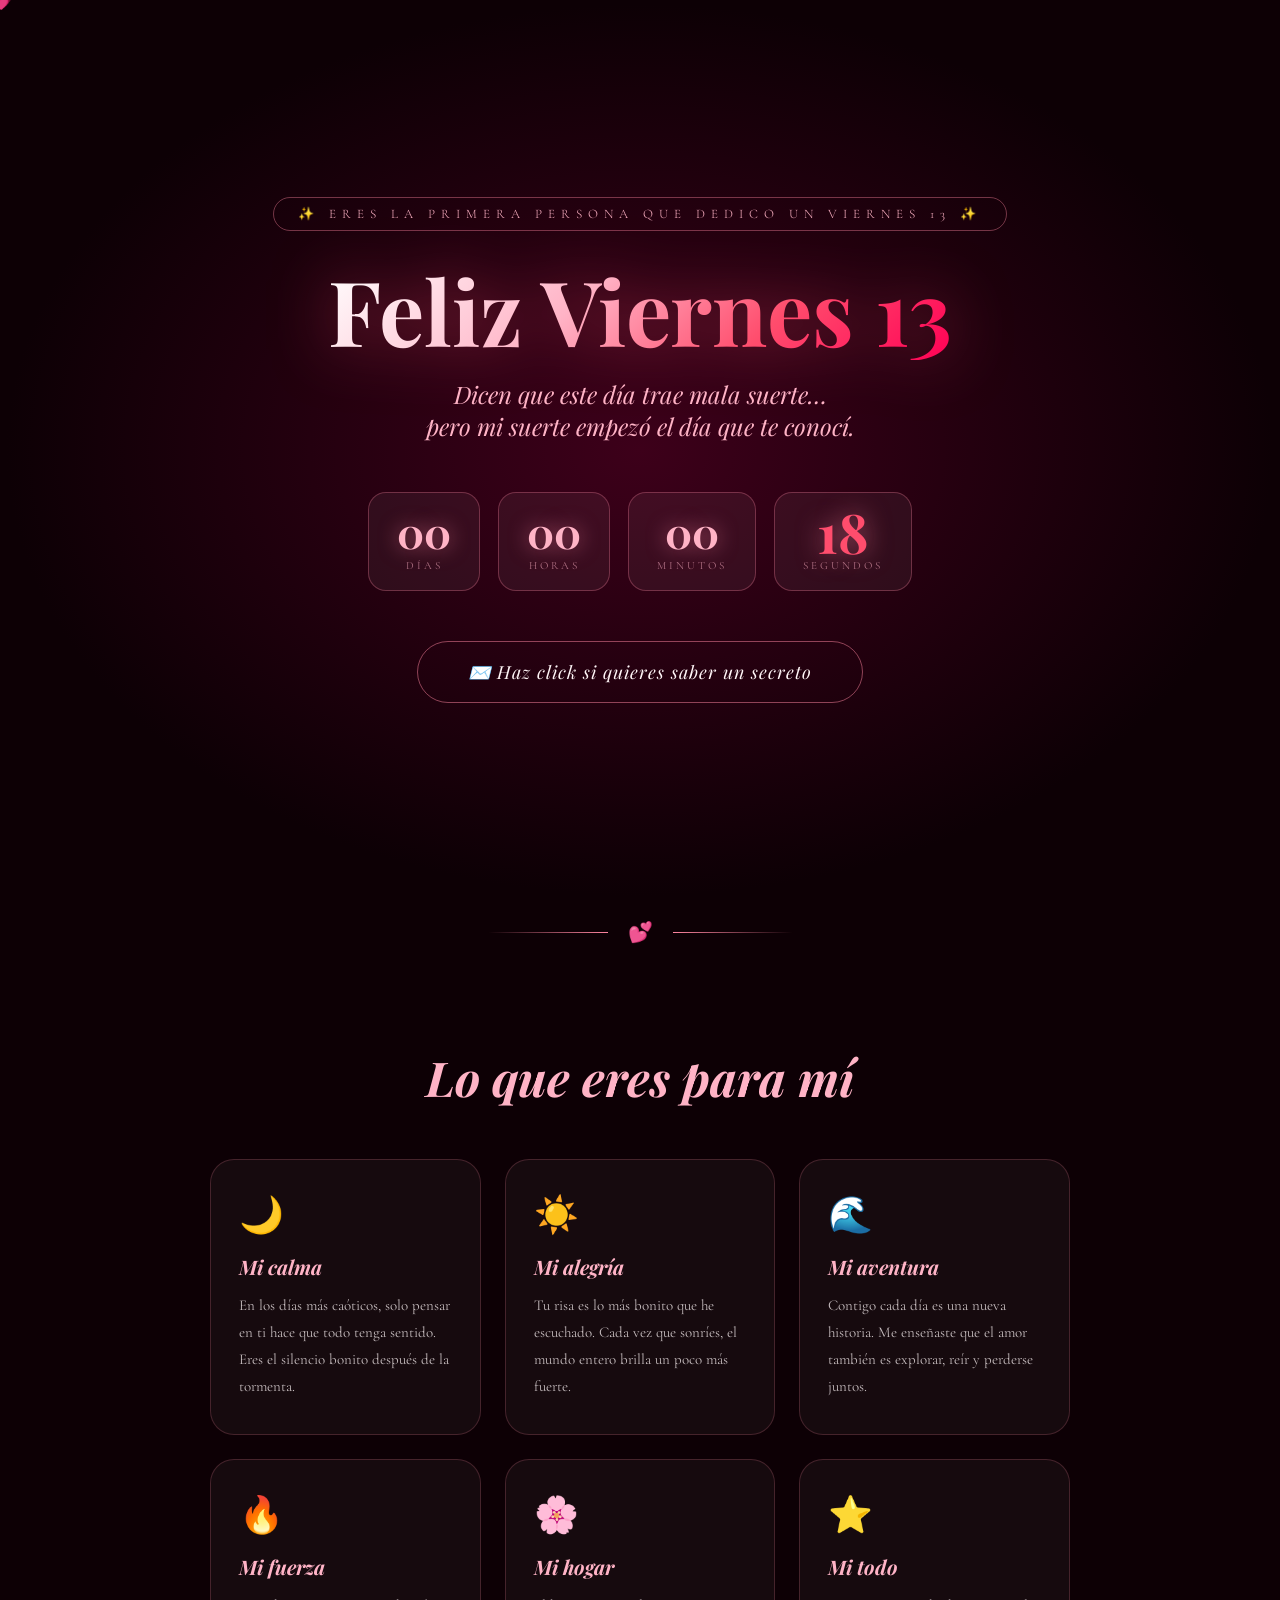
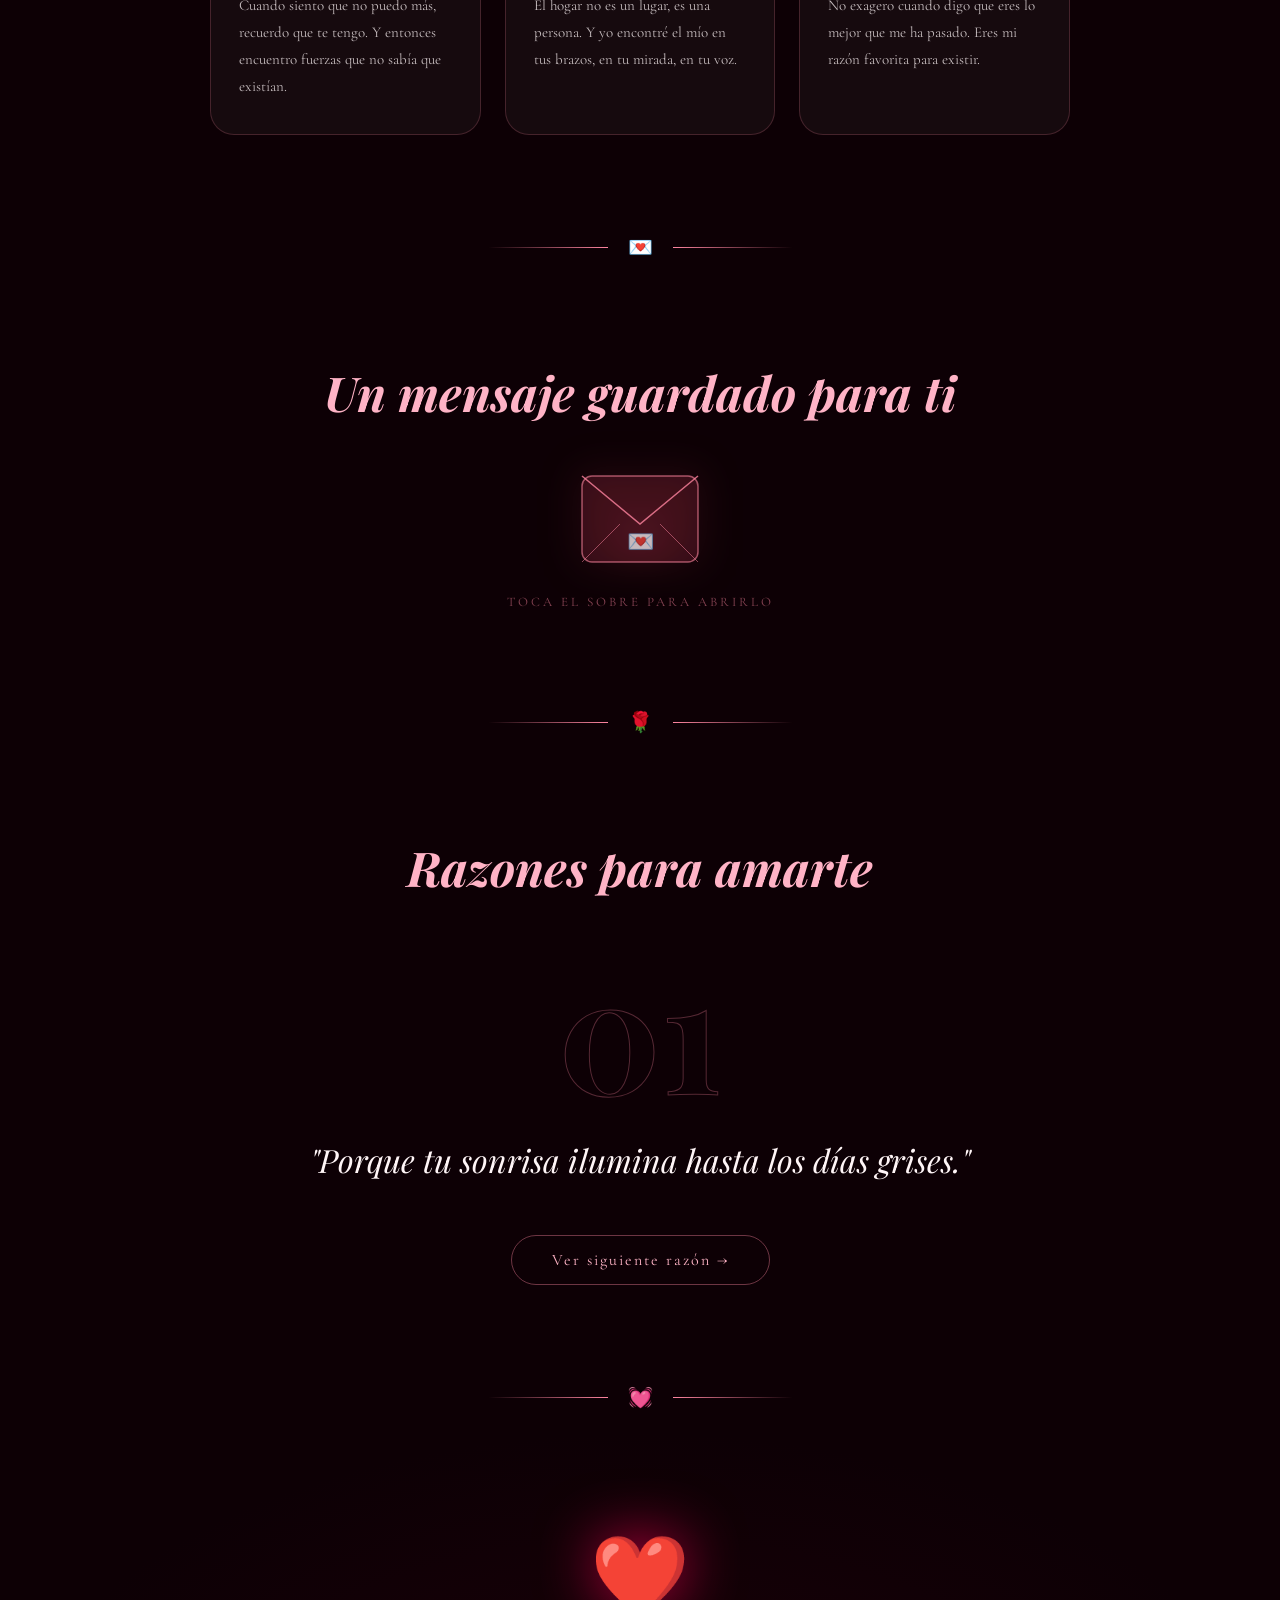
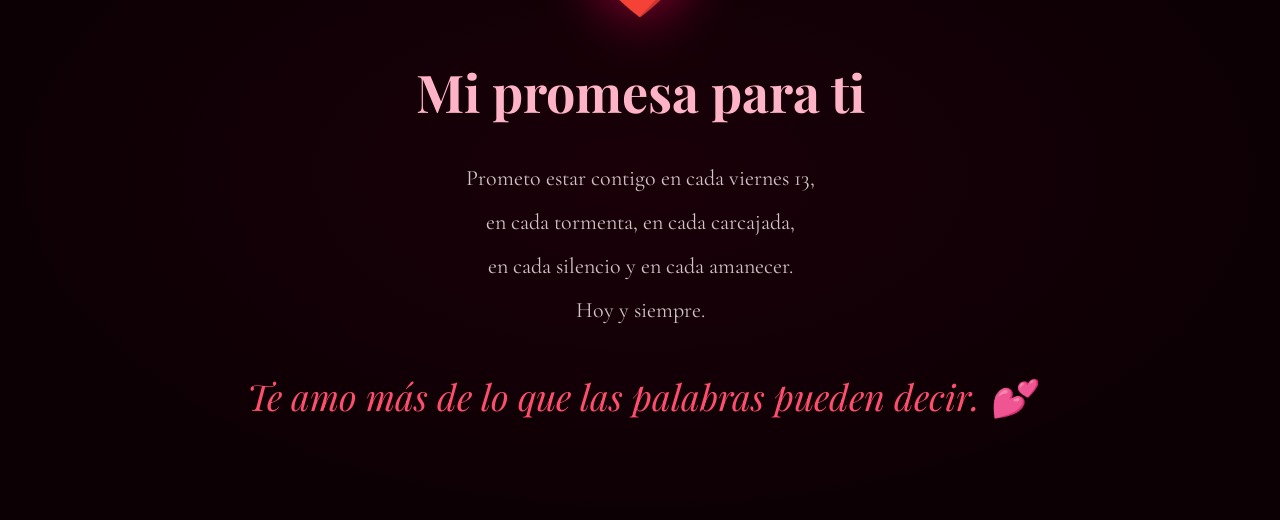
<file: Inventario Basico.html>
<!DOCTYPE html>
<html lang="es">
<head>
  <meta charset="UTF-8">
  <meta name="viewport" content="width=device-width, initial-scale=1.0">
  <title>Inventario de Liz</title>
  <link href="https://fonts.googleapis.com/css2?family=Playfair+Display:ital,wght@0,400;0,700;1,400&family=Cormorant+Garamond:ital,wght@0,300;0,400;1,300&display=swap" rel="stylesheet">
  <link rel="stylesheet" href="estilos.css">
</head>
<body>

<!-- Cursor personalizado -->
<div id="cursor">💗</div>

<!-- Barra de progreso -->
<div id="barra-amor"></div>

<!-- Canvas de estrellas -->
<canvas id="canvas-estrellas"></canvas>

<!-- ===== HERO ===== -->
<section id="hero">
  <div class="viernes-badge">✨ Eres la primera persona que dedico un Viernes 13 ✨</div>
  <h1 id="titulo-principal">Feliz Viernes 13</h1>
  <p class="subtitulo-hero">
    Dicen que este día trae mala suerte…<br>
    pero mi suerte empezó el día que te conocí.
  </p>

  <div id="bloque-contador">
    <div class="unidad-tiempo">
      <span class="numero-tiempo" id="cnt-dias">00</span>
      <span class="label-tiempo">días</span>
    </div>
    <div class="unidad-tiempo">
      <span class="numero-tiempo" id="cnt-horas">00</span>
      <span class="label-tiempo">horas</span>
    </div>
    <div class="unidad-tiempo">
      <span class="numero-tiempo" id="cnt-minutos">00</span>
      <span class="label-tiempo">minutos</span>
    </div>
    <div class="unidad-tiempo">
      <span class="numero-tiempo" id="cnt-segundos">20</span>
      <span class="label-tiempo">segundos</span>
    </div>
  </div>

  <button id="btn-secreto" onclick="revelarSecreto()">
    ✉️ Haz click si quieres saber un secreto
  </button>
</section>

<!-- Divisor -->
<div class="divisor fade-in-scroll">
  <div class="divisor-linea"></div>
  <span style="font-size:20px">💕</span>
  <div class="divisor-linea"></div>
</div>

<!-- ===== CARTAS ===== -->
<section id="seccion-cartas">
  <h2 class="titulo-seccion fade-in-scroll">Lo que eres para mí</h2>
  <div class="grid-cartas fade-in-scroll">
    <div class="carta">
      <span class="carta-icono">🌙</span>
      <h3 class="carta-titulo">Mi calma</h3>
      <p class="carta-texto">En los días más caóticos, solo pensar en ti hace que todo tenga sentido. Eres el silencio bonito después de la tormenta.</p>
    </div>
    <div class="carta">
      <span class="carta-icono">☀️</span>
      <h3 class="carta-titulo">Mi alegría</h3>
      <p class="carta-texto">Tu risa es lo más bonito que he escuchado. Cada vez que sonríes, el mundo entero brilla un poco más fuerte.</p>
    </div>
    <div class="carta">
      <span class="carta-icono">🌊</span>
      <h3 class="carta-titulo">Mi aventura</h3>
      <p class="carta-texto">Contigo cada día es una nueva historia. Me enseñaste que el amor también es explorar, reír y perderse juntos.</p>
    </div>
    <div class="carta">
      <span class="carta-icono">🔥</span>
      <h3 class="carta-titulo">Mi fuerza</h3>
      <p class="carta-texto">Cuando siento que no puedo más, recuerdo que te tengo. Y entonces encuentro fuerzas que no sabía que existían.</p>
    </div>
    <div class="carta">
      <span class="carta-icono">🌸</span>
      <h3 class="carta-titulo">Mi hogar</h3>
      <p class="carta-texto">El hogar no es un lugar, es una persona. Y yo encontré el mío en tus brazos, en tu mirada, en tu voz.</p>
    </div>
    <div class="carta">
      <span class="carta-icono">⭐</span>
      <h3 class="carta-titulo">Mi todo</h3>
      <p class="carta-texto">No exagero cuando digo que eres lo mejor que me ha pasado. Eres mi razón favorita para existir.</p>
    </div>
  </div>
</section>

<!-- Divisor -->
<div class="divisor fade-in-scroll">
  <div class="divisor-linea"></div>
  <span style="font-size:20px">💌</span>
  <div class="divisor-linea"></div>
</div>

<!-- ===== SOBRE CON MENSAJE ===== -->
<section id="seccion-mensaje">
  <h2 class="titulo-seccion fade-in-scroll">Un mensaje guardado para ti</h2>
  <div id="sobre-envelope" onclick="abrirSobre()" class="fade-in-scroll">
    <svg class="sobre-svg" viewBox="0 0 120 90" fill="none" xmlns="http://www.w3.org/2000/svg">
      <rect x="2" y="2" width="116" height="86" rx="10" fill="rgba(255,77,109,0.15)" stroke="rgba(255,133,161,0.6)" stroke-width="1.5"/>
      <polyline points="2,2 60,50 118,2" fill="none" stroke="rgba(255,133,161,0.8)" stroke-width="1.5"/>
      <polyline points="2,88 40,50" fill="none" stroke="rgba(255,133,161,0.5)" stroke-width="1"/>
      <polyline points="118,88 80,50" fill="none" stroke="rgba(255,133,161,0.5)" stroke-width="1"/>
      <text x="60" y="75" text-anchor="middle" fill="rgba(255,179,198,0.7)" font-size="22">💌</text>
    </svg>
  </div>
  <p style="font-size:13px; letter-spacing:3px; text-transform:uppercase; color:rgba(255,133,161,0.5); margin-top:10px;" class="fade-in-scroll">
    Toca el sobre para abrirlo
  </p>
  <div id="carta-mensaje">
    <p class="mensaje-texto">
      "Hoy, en este viernes que el mundo llama de mala suerte,<br>
      yo solo puedo pensar en lo afortunado/a que soy.<br><br>
      Porque tenerte es el mayor golpe de suerte<br>
      que la vida me ha dado.<br><br>
      Gracias por elegirme cada día.<br>
      Gracias por quedarte.<br>
      Gracias por ser tú."
    </p>
    <p class="firma">— Con todo mi amor ❤️</p>
  </div>
</section>

<!-- Divisor -->
<div class="divisor fade-in-scroll">
  <div class="divisor-linea"></div>
  <span style="font-size:20px">🌹</span>
  <div class="divisor-linea"></div>
</div>

<!-- ===== RAZONES PARA AMARTE ===== -->
<section id="seccion-razones">
  <h2 class="titulo-seccion fade-in-scroll">Razones para amarte</h2>
  <div class="fade-in-scroll">
    <div id="numero-razon">01</div>
    <p id="texto-razon">"Porque tu sonrisa ilumina hasta los días grises."</p>
    <button id="btn-razon" onclick="siguienteRazon()">Ver siguiente razón →</button>
  </div>
</section>

<!-- Divisor -->
<div class="divisor fade-in-scroll">
  <div class="divisor-linea"></div>
  <span style="font-size:20px">💓</span>
  <div class="divisor-linea"></div>
</div>

<!-- ===== PROMESA FINAL ===== -->
<section id="seccion-promesa">
  <span class="latido-corazon fade-in-scroll">❤️</span>
  <h2 class="promesa-titulo fade-in-scroll" style="margin-top:30px;">Mi promesa para ti</h2>
  <p class="promesa-texto fade-in-scroll">
    Prometo estar contigo en cada viernes 13,<br>
    en cada tormenta, en cada carcajada,<br>
    en cada silencio y en cada amanecer.<br>
    Hoy y siempre.
  </p>
  <p style="font-family:'Playfair Display',serif; font-style:italic; font-size:clamp(22px,4vw,36px); color:var(--rosa-fuerte); opacity:0; animation: aparecer 1s ease 0.5s forwards;" class="fade-in-scroll">
    Te amo más de lo que las palabras pueden decir. 💕
  </p>
</section>

<script src="script.js"></script>
</body>
</html>
</file>
<file: estilos.css>
/* ===== VARIABLES & RESET ===== */
:root {
  --rosa-claro: #ffb3c6;
  --rosa-medio: #ff85a1;
  --rosa-fuerte: #ff4d6d;
  --rojo-amor: #c9184a;
  --blanco: #fff5f7;
  --dorado: #f8c8d0;
  --sombra: rgba(201,24,74,0.25);
  --texto: #4a0020;
}

*, *::before, *::after { margin: 0; padding: 0; box-sizing: border-box; }
html { scroll-behavior: smooth; }
body {
  background: #0d0005;
  font-family: 'Cormorant Garamond', serif;
  color: var(--blanco);
  overflow-x: hidden;
  cursor: none;
}

/* ===== CURSOR PERSONALIZADO ===== */
#cursor {
  position: fixed;
  width: 20px; height: 20px;
  pointer-events: none;
  z-index: 9999;
  transform: translate(-50%, -50%);
  transition: transform 0.1s ease;
  font-size: 18px;
}

/* ===== CANVAS DE PARTÍCULAS ===== */
#canvas-estrellas {
  position: fixed;
  top: 0; left: 0;
  width: 100%; height: 100%;
  z-index: 0;
  pointer-events: none;
}

/* ===== CORAZONES FLOTANTES ===== */
.corazon-flotante {
  position: fixed;
  pointer-events: none;
  z-index: 1;
  animation: flotar-corazon linear forwards;
  opacity: 0;
}

@keyframes flotar-corazon {
  0%   { transform: translateY(0) rotate(0deg) scale(0.5); opacity: 0; }
  10%  { opacity: 1; }
  90%  { opacity: 0.7; }
  100% { transform: translateY(-110vh) rotate(720deg) scale(1.2); opacity: 0; }
}

/* ===== SECCIÓN HERO ===== */
#hero {
  position: relative;
  z-index: 2;
  min-height: 100vh;
  display: flex;
  flex-direction: column;
  align-items: center;
  justify-content: center;
  padding: 40px 20px;
  background: radial-gradient(ellipse at center, #3d001a 0%, #0d0005 70%);
}

.viernes-badge {
  font-family: 'Cormorant Garamond', serif;
  font-size: 13px;
  font-weight: 300;
  letter-spacing: 6px;
  text-transform: uppercase;
  color: var(--rosa-claro);
  border: 1px solid rgba(255,133,161,0.4);
  padding: 8px 24px;
  border-radius: 50px;
  margin-bottom: 30px;
  opacity: 0;
  animation: aparecer 1s ease 0.3s forwards;
}

#titulo-principal {
  font-family: 'Playfair Display', serif;
  font-size: clamp(42px, 8vw, 90px);
  font-weight: 700;
  line-height: 1.1;
  text-align: center;
  background: linear-gradient(135deg, #ffffff 0%, var(--rosa-claro) 40%, var(--rosa-fuerte) 70%, #ff0055 100%);
  -webkit-background-clip: text;
  -webkit-text-fill-color: transparent;
  background-clip: text;
  opacity: 0;
  animation: aparecer 1.2s ease 0.6s forwards;
  filter: drop-shadow(0 0 30px rgba(255,77,109,0.5));
}

.subtitulo-hero {
  font-family: 'Playfair Display', serif;
  font-style: italic;
  font-size: clamp(16px, 3vw, 24px);
  color: var(--rosa-claro);
  margin-top: 18px;
  opacity: 0;
  animation: aparecer 1s ease 1s forwards;
  text-align: center;
  max-width: 600px;
}

/* ===== CONTADOR ===== */
#bloque-contador {
  margin-top: 50px;
  display: flex;
  gap: 18px;
  flex-wrap: wrap;
  justify-content: center;
  opacity: 0;
  animation: aparecer 1s ease 1.3s forwards;
}

.unidad-tiempo {
  background: rgba(255,255,255,0.05);
  border: 1px solid rgba(255,133,161,0.3);
  border-radius: 18px;
  padding: 18px 28px;
  min-width: 90px;
  text-align: center;
  backdrop-filter: blur(10px);
  transition: transform 0.3s ease, border-color 0.3s ease;
}

.unidad-tiempo:hover {
  transform: translateY(-6px) scale(1.05);
  border-color: var(--rosa-fuerte);
}

.numero-tiempo {
  font-family: 'Playfair Display', serif;
  font-size: 42px;
  font-weight: 700;
  color: var(--rosa-claro);
  line-height: 1;
  display: block;
  text-shadow: 0 0 20px rgba(255,133,161,0.6);
  transition: transform 0.2s ease, color 0.2s ease;
}

.label-tiempo {
  font-size: 11px;
  letter-spacing: 3px;
  text-transform: uppercase;
  color: rgba(255,179,198,0.6);
  margin-top: 6px;
  display: block;
}

/* ===== BOTÓN SECRETO ===== */
#btn-secreto {
  margin-top: 50px;
  position: relative;
  padding: 18px 50px;
  font-family: 'Playfair Display', serif;
  font-size: 18px;
  font-style: italic;
  color: var(--blanco);
  background: transparent;
  border: 1px solid rgba(255,133,161,0.5);
  border-radius: 60px;
  cursor: none;
  letter-spacing: 1px;
  overflow: hidden;
  transition: all 0.4s ease;
  opacity: 0;
  animation: aparecer 1s ease 1.6s forwards;
  z-index: 3;
}

#btn-secreto::before {
  content: '';
  position: absolute;
  top: 0; left: -100%;
  width: 100%; height: 100%;
  background: linear-gradient(90deg, transparent, rgba(255,133,161,0.25), transparent);
  transition: left 0.5s ease;
}

#btn-secreto:hover::before { left: 100%; }
#btn-secreto:hover {
  border-color: var(--rosa-fuerte);
  box-shadow: 0 0 40px rgba(255,77,109,0.4), inset 0 0 20px rgba(255,77,109,0.1);
  transform: translateY(-3px);
  letter-spacing: 2px;
}

/* ===== SECCIÓN DE CARTAS ===== */
#seccion-cartas {
  position: relative;
  z-index: 2;
  padding: 80px 20px;
  max-width: 900px;
  margin: 0 auto;
}

.titulo-seccion {
  font-family: 'Playfair Display', serif;
  font-size: clamp(28px, 5vw, 48px);
  text-align: center;
  color: var(--rosa-claro);
  margin-bottom: 50px;
  font-style: italic;
}

.grid-cartas {
  display: grid;
  grid-template-columns: repeat(auto-fit, minmax(260px, 1fr));
  gap: 24px;
}

.carta {
  background: rgba(255,255,255,0.04);
  border: 1px solid rgba(255,133,161,0.2);
  border-radius: 24px;
  padding: 34px 28px;
  transition: all 0.4s ease;
  position: relative;
  overflow: hidden;
  cursor: none;
}

.carta::before {
  content: '';
  position: absolute;
  top: -50%; left: -50%;
  width: 200%; height: 200%;
  background: radial-gradient(circle, rgba(255,77,109,0.08) 0%, transparent 60%);
  opacity: 0;
  transition: opacity 0.4s ease;
}

.carta:hover::before { opacity: 1; }
.carta:hover {
  border-color: rgba(255,133,161,0.6);
  transform: translateY(-8px);
  box-shadow: 0 20px 60px rgba(255,77,109,0.2);
}

.carta-icono { font-size: 36px; display: block; margin-bottom: 16px; }
.carta-titulo {
  font-family: 'Playfair Display', serif;
  font-size: 20px;
  color: var(--rosa-claro);
  margin-bottom: 12px;
  font-style: italic;
}
.carta-texto { font-size: 15px; line-height: 1.8; color: rgba(255,245,247,0.75); }

/* ===== SECCIÓN MENSAJE OCULTO ===== */
#seccion-mensaje {
  position: relative;
  z-index: 2;
  padding: 80px 20px;
  text-align: center;
  max-width: 700px;
  margin: 0 auto;
}

#sobre-envelope {
  width: 120px; height: 90px;
  margin: 0 auto 30px;
  position: relative;
  cursor: none;
  transition: transform 0.3s ease;
}

#sobre-envelope:hover { transform: scale(1.1) rotate(-3deg); }
.sobre-svg { width: 100%; height: 100%; filter: drop-shadow(0 0 20px rgba(255,77,109,0.5)); }

#carta-mensaje {
  display: none;
  background: rgba(255,255,255,0.06);
  border: 1px solid rgba(255,133,161,0.3);
  border-radius: 24px;
  padding: 40px 36px;
  margin-top: 30px;
  animation: abrir-carta 0.8s ease forwards;
}

@keyframes abrir-carta {
  0%   { opacity: 0; transform: translateY(30px) scale(0.9); }
  100% { opacity: 1; transform: translateY(0) scale(1); }
}

.mensaje-texto {
  font-family: 'Playfair Display', serif;
  font-style: italic;
  font-size: clamp(18px, 3vw, 26px);
  line-height: 1.9;
  color: var(--rosa-claro);
}

.firma {
  margin-top: 28px;
  font-size: 14px;
  letter-spacing: 4px;
  text-transform: uppercase;
  color: rgba(255,133,161,0.6);
}

/* ===== GALERÍA DE RAZONES ===== */
#seccion-razones {
  position: relative;
  z-index: 2;
  padding: 80px 20px;
  max-width: 700px;
  margin: 0 auto;
  text-align: center;
}

#numero-razon {
  font-family: 'Playfair Display', serif;
  font-size: clamp(80px, 18vw, 160px);
  font-weight: 700;
  color: transparent;
  -webkit-text-stroke: 1px rgba(255,133,161,0.3);
  line-height: 1;
  user-select: none;
  transition: opacity 0.4s ease;
}

#texto-razon {
  font-family: 'Playfair Display', serif;
  font-style: italic;
  font-size: clamp(20px, 4vw, 32px);
  color: var(--blanco);
  margin-top: 10px;
  min-height: 80px;
  display: flex;
  align-items: center;
  justify-content: center;
  transition: opacity 0.4s ease;
}

#btn-razon {
  margin-top: 36px;
  padding: 14px 40px;
  font-family: 'Cormorant Garamond', serif;
  font-size: 16px;
  letter-spacing: 2px;
  color: var(--rosa-claro);
  background: transparent;
  border: 1px solid rgba(255,133,161,0.4);
  border-radius: 50px;
  cursor: none;
  transition: all 0.3s ease;
}

#btn-razon:hover {
  background: rgba(255,77,109,0.15);
  border-color: var(--rosa-fuerte);
  transform: scale(1.05);
}

/* ===== SECCIÓN PROMESA FINAL ===== */
#seccion-promesa {
  position: relative;
  z-index: 2;
  padding: 100px 20px;
  text-align: center;
  background: radial-gradient(ellipse at center, #1a0008 0%, #0d0005 70%);
}

.promesa-titulo {
  font-family: 'Playfair Display', serif;
  font-size: clamp(28px, 5vw, 52px);
  color: var(--rosa-claro);
  margin-bottom: 30px;
}

.promesa-texto {
  font-size: clamp(16px, 2.5vw, 22px);
  line-height: 2;
  color: rgba(255,245,247,0.8);
  max-width: 600px;
  margin: 0 auto 40px;
}

.latido-corazon {
  font-size: 80px;
  display: block;
  animation: latir 1.2s ease infinite;
  filter: drop-shadow(0 0 30px rgba(255,0,85,0.7));
}

@keyframes latir {
  0%, 100% { transform: scale(1); }
  14%       { transform: scale(1.2); }
  28%       { transform: scale(1); }
  42%       { transform: scale(1.15); }
  70%       { transform: scale(1); }
}

/* ===== ANIMACIONES GENERALES ===== */
@keyframes aparecer {
  from { opacity: 0; transform: translateY(20px); }
  to   { opacity: 1; transform: translateY(0); }
}

/* ===== DIVISOR DECORATIVO ===== */
.divisor {
  display: flex;
  align-items: center;
  justify-content: center;
  gap: 20px;
  padding: 20px 0;
  opacity: 0.4;
}

.divisor-linea {
  width: 120px; height: 1px;
  background: linear-gradient(90deg, transparent, var(--rosa-medio));
}

.divisor-linea:last-child {
  background: linear-gradient(90deg, var(--rosa-medio), transparent);
}

/* ===== SCROLL FADE ===== */
.fade-in-scroll {
  opacity: 0;
  transform: translateY(40px);
  transition: opacity 0.8s ease, transform 0.8s ease;
}

.fade-in-scroll.visible {
  opacity: 1;
  transform: translateY(0);
}

/* ===== BARRA DE PROGRESO ===== */
#barra-amor {
  position: fixed;
  top: 0; left: 0;
  height: 3px;
  background: linear-gradient(90deg, var(--rosa-fuerte), #ff0055);
  z-index: 9998;
  transition: width 0.1s ease;
  box-shadow: 0 0 10px rgba(255,77,109,0.8);
}

/* ===== GLITTER ===== */
.glitter {
  position: fixed;
  pointer-events: none;
  z-index: 1000;
  border-radius: 50%;
  animation: glitter-fade 0.8s ease forwards;
}

@keyframes glitter-fade {
  0%   { transform: scale(0) rotate(0deg); opacity: 1; }
  50%  { transform: scale(1) rotate(180deg); opacity: 0.8; }
  100% { transform: scale(0.5) rotate(360deg); opacity: 0; }
}

/* ===== RESPONSIVE ===== */
@media (max-width: 600px) {
  .unidad-tiempo { min-width: 70px; padding: 14px 16px; }
  .numero-tiempo { font-size: 32px; }
  .grid-cartas { grid-template-columns: 1fr; }
}
</file>
